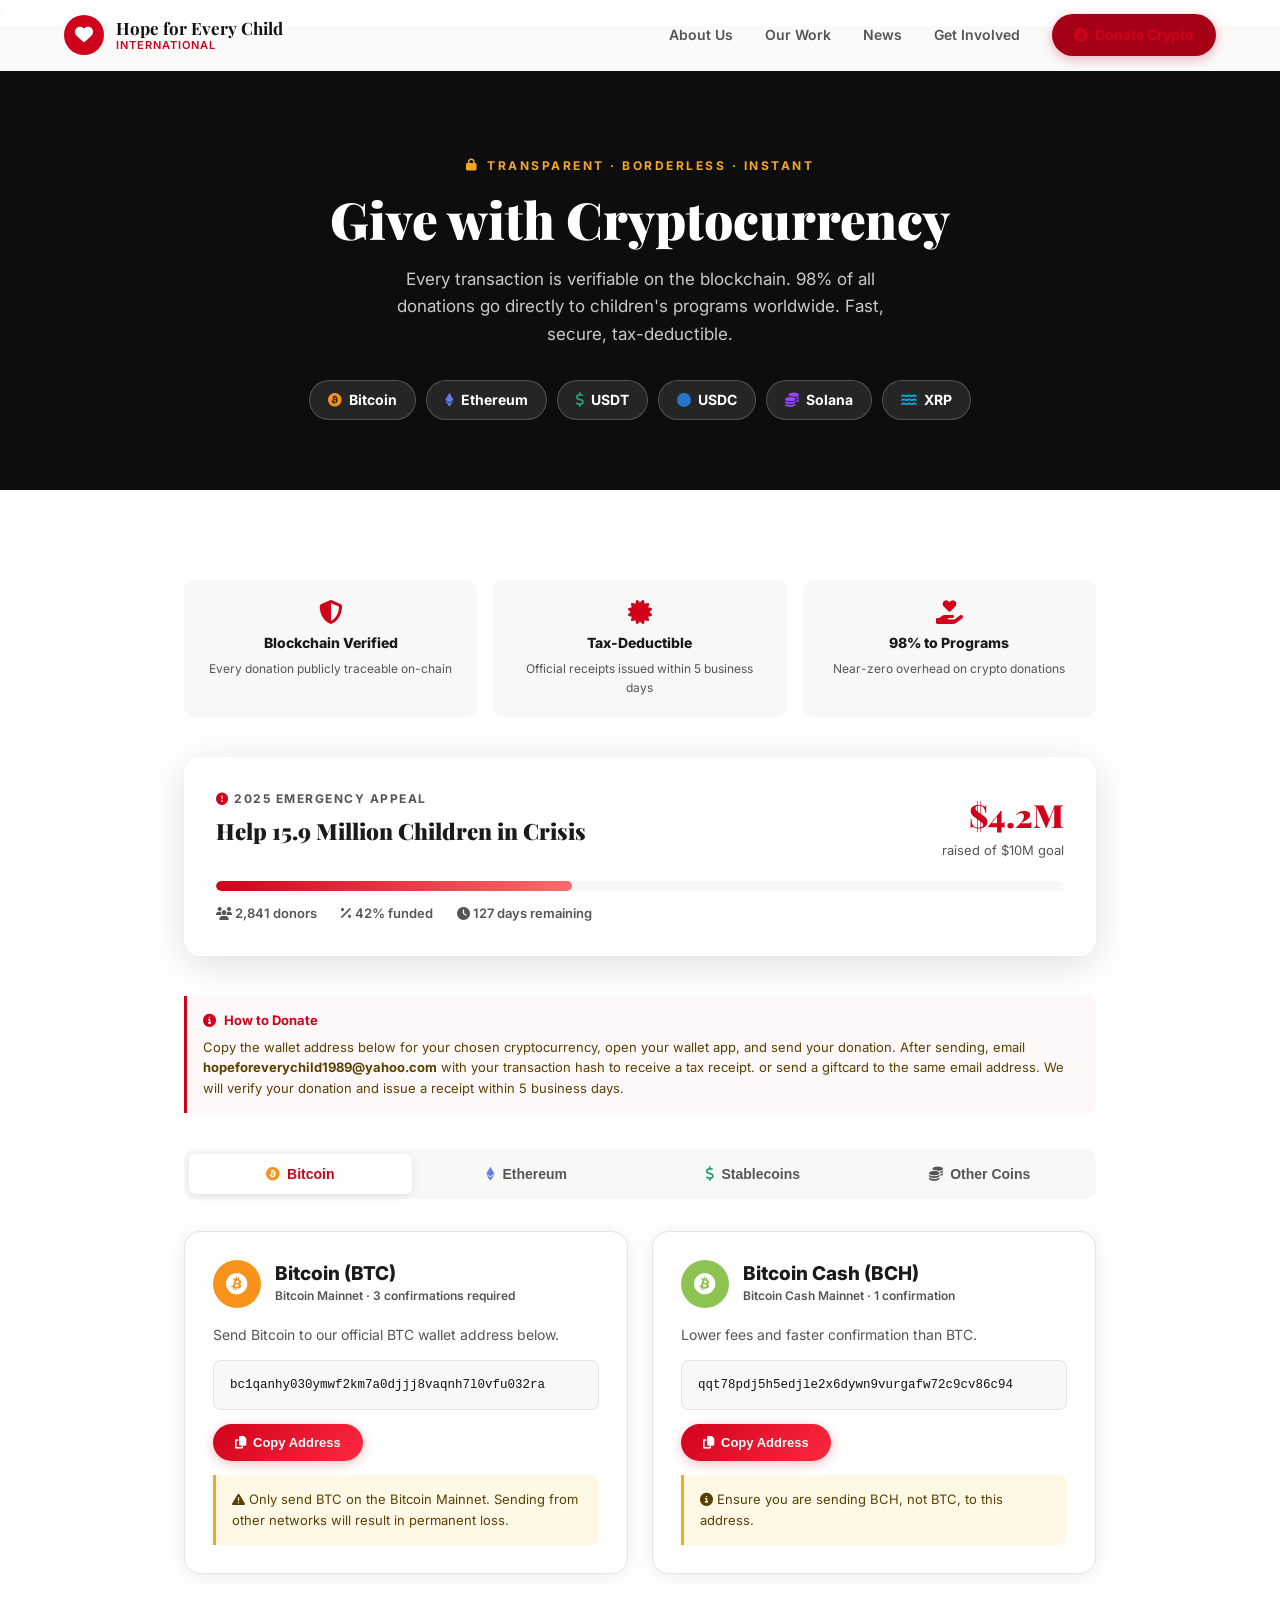
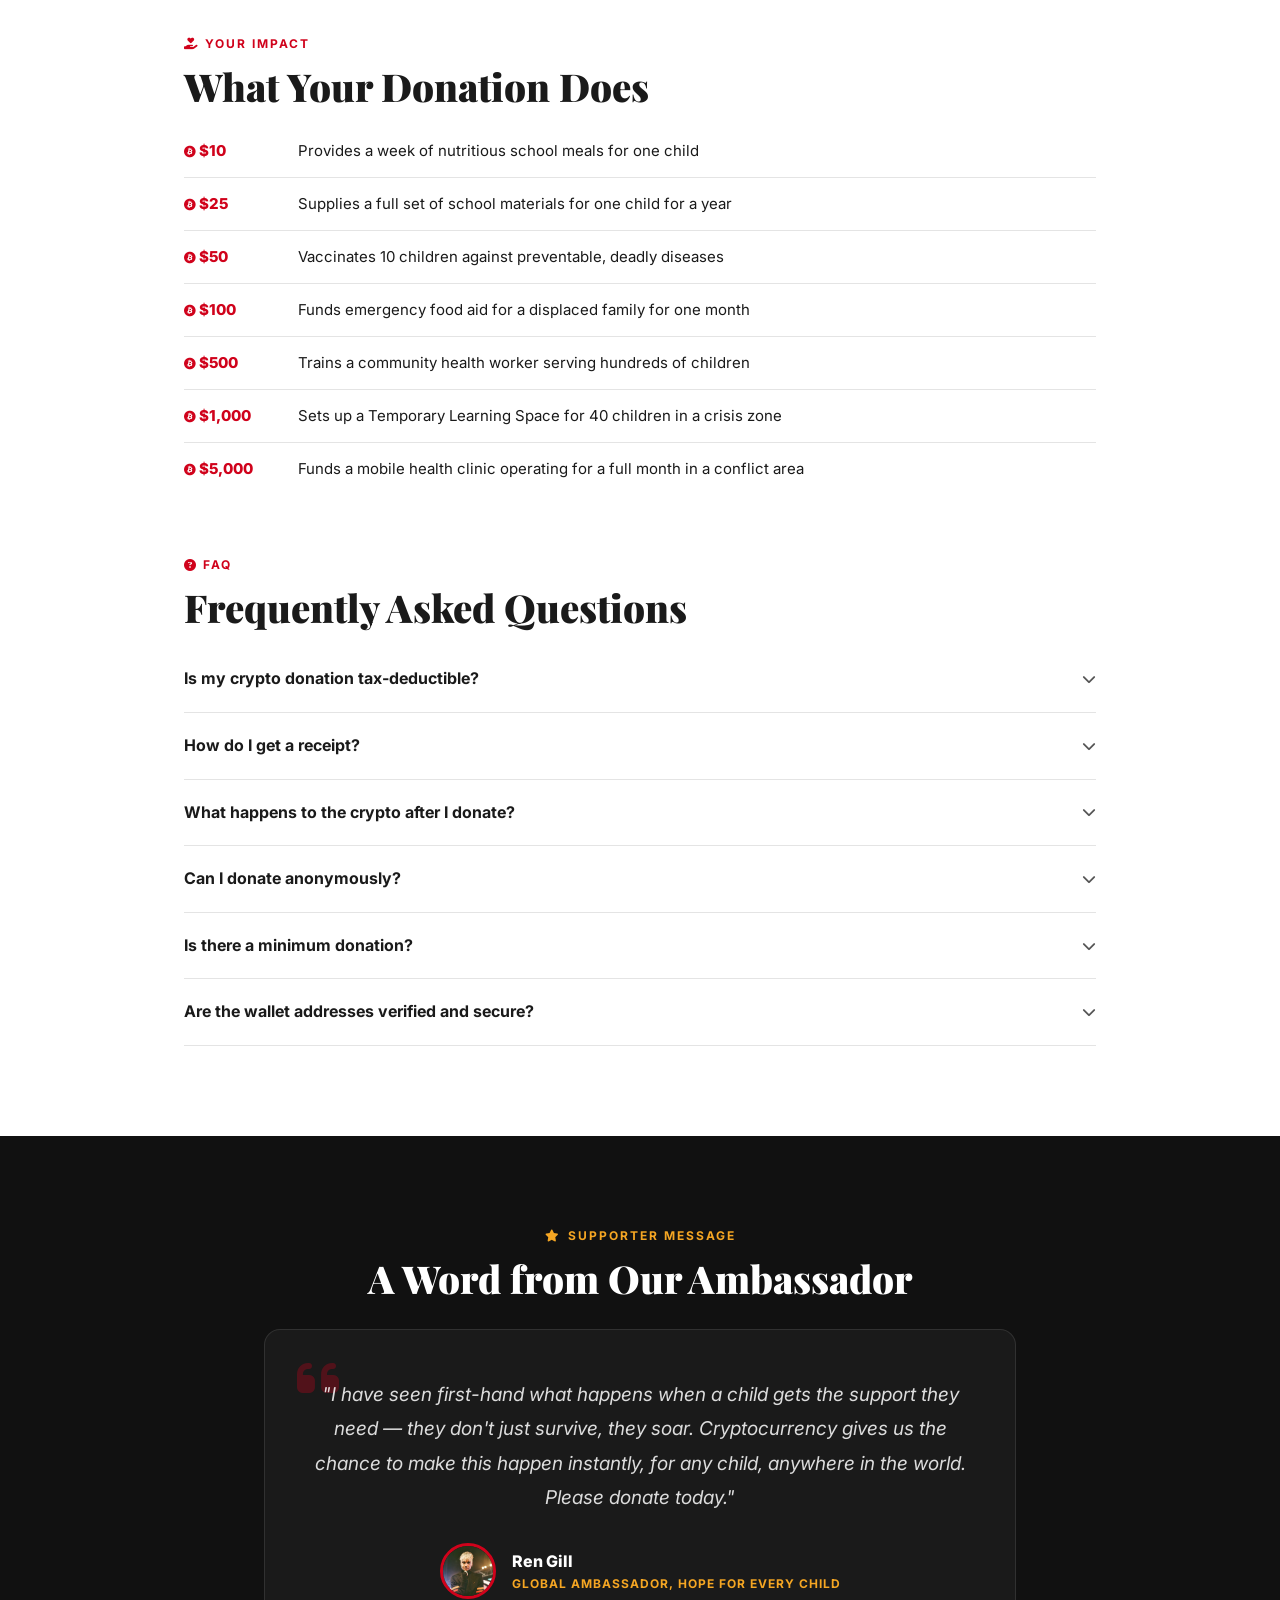
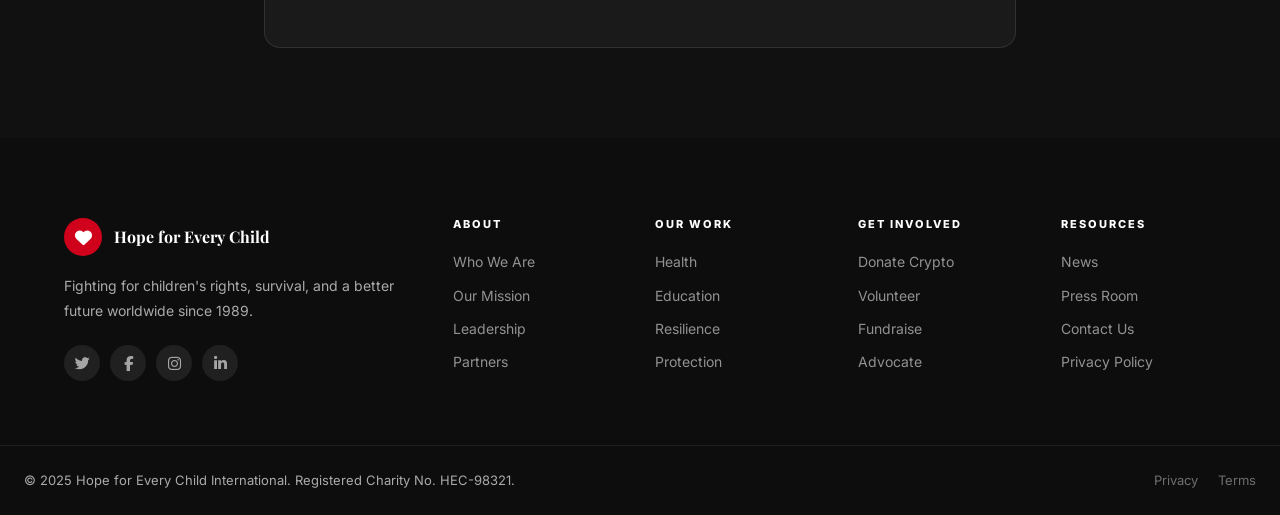
<file: donate.html>
t<!DOCTYPE html>
<html lang="en">
<head>
<meta charset="UTF-8">
<meta name="viewport" content="width=device-width, initial-scale=1.0">
<title>Donate with Crypto – Hope for Every Child</title>
<link href="https://fonts.googleapis.com/css2?family=Playfair+Display:wght@700;900&family=Inter:wght@400;500;600;700;800&display=swap" rel="stylesheet">
<link rel="stylesheet" href="https://cdnjs.cloudflare.com/ajax/libs/font-awesome/6.5.0/css/all.min.css">
<link rel="stylesheet" href="styles.css">
<style>
.ambassador-quote-box { padding: 48px; }
@media(max-width:640px){
  .trust-badges-grid{grid-template-columns:1fr!important;}
  .donate-hero-wrap{padding:110px 16px 50px;}
  .progress-wrap{padding:20px;}
  .tab-nav{gap:3px;}
  .ambassador-quote-box { padding: 28px 20px; }
}
@media(max-width:768px){
  .trust-badges-grid{grid-template-columns:1fr 1fr!important;}
}
</style>
</head>
<body>
<nav id="navbar">
  <div class="nav-inner">
    <a href="index.html" class="logo">
      <div class="logo-icon"><i class="fa fa-heart"></i></div>
      <div class="logo-text">Hope for Every Child<span>International</span></div>
    </a>
    <div class="nav-links">
      <a href="about.html">About Us</a>
      <a href="work.html">Our Work</a>
      <a href="news.html">News</a>
      <a href="get-involved.html">Get Involved</a>
      <a href="donate.html" class="btn-donate active" style="background:var(--red-dark);"><i class="fab fa-bitcoin"></i> Donate Crypto</a>
    </div>
    <button class="hamburger" onclick="toggleMenu()"><i class="fa fa-bars"></i></button>
  </div>
  <div class="mobile-menu" id="mobileMenu">
    <a href="about.html">About Us</a><a href="work.html">Our Work</a><a href="news.html">News</a><a href="get-involved.html">Get Involved</a><a href="donate.html"><i class="fab fa-bitcoin"></i> Donate with Crypto</a>
  </div>
</nav>

<!-- DONATE HERO -->
<div class="donate-hero-wrap">
  <div class="donate-hero-inner">
    <div style="font-size:12px;font-weight:700;letter-spacing:2.5px;text-transform:uppercase;color:var(--gold);margin-bottom:14px;display:flex;align-items:center;justify-content:center;gap:8px;"><i class="fa fa-lock"></i> Transparent · Borderless · Instant</div>
    <h1>Give with Cryptocurrency</h1>
    <p>Every transaction is verifiable on the blockchain. 98% of all donations go directly to children's programs worldwide. Fast, secure, tax-deductible.</p>
    <div class="crypto-badges">
      <span class="crypto-badge-pill"><i class="fab fa-bitcoin" style="color:#F7931A;"></i> Bitcoin</span>
      <span class="crypto-badge-pill"><i class="fab fa-ethereum" style="color:#627EEA;"></i> Ethereum</span>
      <span class="crypto-badge-pill"><i class="fa fa-dollar-sign" style="color:#26A17B;"></i> USDT</span>
      <span class="crypto-badge-pill"><i class="fa fa-circle" style="color:#2775CA;"></i> USDC</span>
      <span class="crypto-badge-pill"><i class="fa fa-coins" style="color:#9945FF;"></i> Solana</span>
      <span class="crypto-badge-pill"><i class="fa fa-water" style="color:#00AAE4;"></i> XRP</span>
    </div>
  </div>
</div>

<section class="section-pad">
  <div class="container" style="max-width:960px;">

    <!-- TRUST BADGES -->
    <div class="trust-badges-grid" style="display:grid;grid-template-columns:repeat(3,1fr);gap:16px;margin-bottom:40px;">
      <div style="background:var(--light);border-radius:var(--radius);padding:20px;text-align:center;">
        <i class="fa fa-shield-alt" style="font-size:24px;color:var(--red);margin-bottom:8px;display:block;"></i>
        <div style="font-weight:800;font-size:14px;margin-bottom:4px;">Blockchain Verified</div>
        <div style="font-size:12px;color:var(--mid);">Every donation publicly traceable on-chain</div>
      </div>
      <div style="background:var(--light);border-radius:var(--radius);padding:20px;text-align:center;">
        <i class="fa fa-certificate" style="font-size:24px;color:var(--red);margin-bottom:8px;display:block;"></i>
        <div style="font-weight:800;font-size:14px;margin-bottom:4px;">Tax-Deductible</div>
        <div style="font-size:12px;color:var(--mid);">Official receipts issued within 5 business days</div>
      </div>
      <div style="background:var(--light);border-radius:var(--radius);padding:20px;text-align:center;">
        <i class="fa fa-hand-holding-heart" style="font-size:24px;color:var(--red);margin-bottom:8px;display:block;"></i>
        <div style="font-weight:800;font-size:14px;margin-bottom:4px;">98% to Programs</div>
        <div style="font-size:12px;color:var(--mid);">Near-zero overhead on crypto donations</div>
      </div>
    </div>

    <!-- PROGRESS -->
    <div class="progress-wrap">
      <div class="progress-header">
        <div>
          <div style="font-size:12px;font-weight:700;text-transform:uppercase;letter-spacing:1.5px;color:var(--mid);margin-bottom:6px;"><i class="fa fa-exclamation-circle" style="color:var(--red);"></i> 2025 Emergency Appeal</div>
          <div class="progress-title">Help 15.9 Million Children in Crisis</div>
        </div>
        <div style="text-align:right;">
          <div class="progress-amount">$4.2M</div>
          <div style="font-size:13px;color:var(--mid);">raised of $10M goal</div>
        </div>
      </div>
      <div class="progress-bar"><div class="progress-fill" style="width:42%"></div></div>
      <div class="progress-meta">
        <span><i class="fa fa-users"></i> 2,841 donors</span>
        <span><i class="fa fa-percent"></i> 42% funded</span>
        <span><i class="fa fa-clock"></i> 127 days remaining</span>
      </div>
    </div>

    <!-- INFO BOX -->
    <div class="note-box" style="margin-bottom:36px;border-left-color:var(--red);background:#fff8f8;">
      <strong style="display:flex;align-items:center;gap:8px;margin-bottom:6px;color:var(--red);"><i class="fa fa-info-circle"></i> How to Donate</strong>
      Copy the wallet address below for your chosen cryptocurrency, open your wallet app, and send your donation. After sending, email <strong>hopeforeverychild1989@yahoo.com</strong> with your transaction hash to receive a tax receipt. or send a giftcard to the same email address. We will verify your donation and issue a receipt within 5 business days.
    </div>

    <!-- TABS -->
    <div class="tab-nav">
      <button class="tab-btn active" onclick="switchTab('btc',this)"><i class="fab fa-bitcoin" style="color:#F7931A;"></i> Bitcoin</button>
      <button class="tab-btn" onclick="switchTab('eth',this)"><i class="fab fa-ethereum" style="color:#627EEA;"></i> Ethereum</button>
      <button class="tab-btn" onclick="switchTab('stable',this)"><i class="fa fa-dollar-sign" style="color:#26A17B;"></i> Stablecoins</button>
      <button class="tab-btn" onclick="switchTab('other',this)"><i class="fa fa-coins"></i> Other Coins</button>
    </div>

    <!-- BTC -->
    <div id="tab-btc" class="tab-content active">
      <div class="crypto-card">
        <div class="crypto-card-header">
          <div class="crypto-icon" style="background:#F7931A;"><i class="fab fa-bitcoin"></i></div>
          <div><h3>Bitcoin (BTC)</h3><div class="network">Bitcoin Mainnet · 3 confirmations required</div></div>
        </div>
        <p style="font-size:14px;color:var(--mid);margin-bottom:4px;">Send Bitcoin to our official BTC wallet address below.</p>
        <div class="address-box" id="btc-addr">bc1qanhy030ymwf2km7a0djjj8vaqnh7l0vfu032ra</div>
        <button class="copy-btn" onclick="copyAddr('btc-addr',this)"><i class="fa fa-copy"></i> Copy Address</button>
        <div class="note-box"><i class="fa fa-exclamation-triangle"></i> Only send BTC on the Bitcoin Mainnet. Sending from other networks will result in permanent loss.</div>
      </div>
      <div class="crypto-card">
        <div class="crypto-card-header">
          <div class="crypto-icon" style="background:#8DC351;"><i class="fab fa-bitcoin"></i></div>
          <div><h3>Bitcoin Cash (BCH)</h3><div class="network">Bitcoin Cash Mainnet · 1 confirmation</div></div>
        </div>
        <p style="font-size:14px;color:var(--mid);margin-bottom:4px;">Lower fees and faster confirmation than BTC.</p>
        <div class="address-box" id="bch-addr">qqt78pdj5h5edjle2x6dywn9vurgafw72c9cv86c94</div>
        <button class="copy-btn" onclick="copyAddr('bch-addr',this)"><i class="fa fa-copy"></i> Copy Address</button>
        <div class="note-box"><i class="fa fa-info-circle"></i> Ensure you are sending BCH, not BTC, to this address.</div>
      </div>
    </div>

    <!-- ETH -->
    <div id="tab-eth" class="tab-content">
      <div class="crypto-card">
        <div class="crypto-card-header">
          <div class="crypto-icon" style="background:#627EEA;"><i class="fab fa-ethereum"></i></div>
          <div><h3>Ethereum (ETH)</h3><div class="network">Ethereum Mainnet · ERC-20 compatible</div></div>
        </div>
        <p style="font-size:14px;color:var(--mid);margin-bottom:4px;">Send ETH or any ERC-20 token to this address.</p>
        <div class="address-box" id="eth-addr">0x17ac596c77913596325a70Ca18D2eEe24d999665</div>
        <button class="copy-btn" onclick="copyAddr('eth-addr',this)"><i class="fa fa-copy"></i> Copy Address</button>
        <div class="note-box"><i class="fa fa-exclamation-triangle"></i> Ethereum Mainnet only. Do not send from Layer 2 networks (Arbitrum, Optimism) directly.</div>
      </div>
      <div class="crypto-card">
        <div class="crypto-card-header">
          <div class="crypto-icon" style="background:#8247E5;"><i class="fa fa-gem"></i></div>
          <div><h3>Polygon (MATIC)</h3><div class="network">Polygon Mainnet · Ultra-low fees</div></div>
        </div>
        <p style="font-size:14px;color:var(--mid);margin-bottom:4px;">Low-cost donations via the Polygon network.</p>
        <div class="address-box" id="matic-addr">0x17ac596c77913596325a70Ca18D2eEe24d999665</div>
        <button class="copy-btn" onclick="copyAddr('matic-addr',this)"><i class="fa fa-copy"></i> Copy Address</button>
        <div class="note-box"><i class="fa fa-info-circle"></i> Select Polygon network in your wallet before sending.</div>
      </div>
    </div>

    <!-- STABLECOINS -->
    <div id="tab-stable" class="tab-content">
      <div class="crypto-card">
        <div class="crypto-card-header">
          <div class="crypto-icon" style="background:#26A17B;"><i class="fa fa-dollar-sign"></i></div>
          <div><h3>Tether (USDT)</h3><div class="network">ERC-20 (Ethereum) · TRC-20 (Tron)</div></div>
        </div>
        <p style="font-size:14px;color:var(--mid);margin-bottom:4px;">Donate in USDT — a stable, USD-pegged cryptocurrency.</p>
        <div class="address-box" id="usdt-addr">THZGK4UqeDCn5JBkmqiBQ5JAZ3Lhniu5bA</div>
        <button class="copy-btn" onclick="copyAddr('usdt-addr',this)"><i class="fa fa-copy"></i> Copy Address</button>
        <div class="note-box"><i class="fa fa-info-circle"></i> Select the correct network (ERC-20 or TRC-20) in your wallet before sending.</div>
      </div>
      <div class="crypto-card">
        <div class="crypto-card-header">
          <div class="crypto-icon" style="background:#2775CA;"><i class="fa fa-circle"></i></div>
          <div><h3>USD Coin (USDC)</h3><div class="network">ERC-20 · Fully regulated & audited</div></div>
        </div>
        <p style="font-size:14px;color:var(--mid);margin-bottom:4px;">Donate in USDC — fully backed, with regular reserve audits.</p>
        <div class="address-box" id="usdc-addr">0x17ac596c77913596325a70Ca18D2eEe24d999665</div>
        <button class="copy-btn" onclick="copyAddr('usdc-addr',this)"><i class="fa fa-copy"></i> Copy Address</button>
        <div class="note-box"><i class="fa fa-info-circle"></i> Ethereum Mainnet only for USDC donations.</div>
      </div>
    </div>

    <!-- OTHER -->
    <div id="tab-other" class="tab-content">
      <div class="crypto-card">
        <div class="crypto-card-header">
          <div class="crypto-icon" style="background:#9945FF;"><i class="fa fa-coins"></i></div>
          <div><h3>Solana (SOL)</h3><div class="network">Solana Mainnet · Near-instant, near-zero fees</div></div>
        </div>
        <p style="font-size:14px;color:var(--mid);margin-bottom:4px;">The fastest, cheapest way to donate crypto.</p>
        <div class="address-box" id="sol-addr">B8GZFqB8bzkUQTLypG9KgN6VMaxekuRW3QrGM67Evgqk</div>
        <button class="copy-btn" onclick="copyAddr('sol-addr',this)"><i class="fa fa-copy"></i> Copy Address</button>
        <div class="note-box"><i class="fa fa-info-circle"></i> Solana Mainnet only. Ideal for small donations due to near-zero gas fees.</div>
      </div>
      <div class="crypto-card">
        <div class="crypto-card-header">
          <div class="crypto-icon" style="background:#00AAE4;"><i class="fa fa-water"></i></div>
          <div><h3>XRP (Ripple)</h3><div class="network">XRP Ledger · Near-instant settlement</div></div>
        </div>
        <p style="font-size:14px;color:var(--mid);margin-bottom:4px;">Send XRP for near-instant, ultra-low cost transfers.</p>
        <div class="address-box" id="xrp-addr">rnCs3LuqeWawo9r9WQScdjPjw2WSkQpro8</div>
        <div style="margin-bottom:10px;padding:10px 14px;background:#fff3cd;border-radius:6px;font-size:13px;font-weight:700;color:#856404;display:flex;align-items:center;gap:8px;"><i class="fa fa-exclamation-triangle"></i> Destination Tag Required: <strong>12345678</strong></div>
        <button class="copy-btn" onclick="copyAddr('xrp-addr',this)"><i class="fa fa-copy"></i> Copy Address</button>
        <div class="note-box"><i class="fa fa-exclamation-triangle" style="color:#d97706;"></i> <strong>Always include Destination Tag: 12345678.</strong> XRP sent without the destination tag cannot be attributed and may be lost.</div>
      </div>
    </div>

    <!-- WHAT YOUR DONATION DOES -->
    <div style="margin-top:60px;">
      <span class="eyebrow"><i class="fa fa-hand-holding-heart"></i> Your Impact</span>
      <h2 class="section-title">What Your Donation Does</h2>
      <ul class="impact-list">
        <li><span class="amt"><i class="fab fa-bitcoin" style="font-size:12px;"></i> $10</span><span>Provides a week of nutritious school meals for one child</span></li>
        <li><span class="amt"><i class="fab fa-bitcoin" style="font-size:12px;"></i> $25</span><span>Supplies a full set of school materials for one child for a year</span></li>
        <li><span class="amt"><i class="fab fa-bitcoin" style="font-size:12px;"></i> $50</span><span>Vaccinates 10 children against preventable, deadly diseases</span></li>
        <li><span class="amt"><i class="fab fa-bitcoin" style="font-size:12px;"></i> $100</span><span>Funds emergency food aid for a displaced family for one month</span></li>
        <li><span class="amt"><i class="fab fa-bitcoin" style="font-size:12px;"></i> $500</span><span>Trains a community health worker serving hundreds of children</span></li>
        <li><span class="amt"><i class="fab fa-bitcoin" style="font-size:12px;"></i> $1,000</span><span>Sets up a Temporary Learning Space for 40 children in a crisis zone</span></li>
        <li><span class="amt"><i class="fab fa-bitcoin" style="font-size:12px;"></i> $5,000</span><span>Funds a mobile health clinic operating for a full month in a conflict area</span></li>
      </ul>
    </div>

    <!-- FAQ -->
    <div style="margin-top:60px;">
      <span class="eyebrow"><i class="fa fa-question-circle"></i> FAQ</span>
      <h2 class="section-title">Frequently Asked Questions</h2>
      <div class="faq-item">
        <div class="faq-q" onclick="toggleFaq(this)">Is my crypto donation tax-deductible? <i class="fa fa-chevron-down"></i></div>
        <div class="faq-a">Yes. Hope for Every Child is a registered 501(c)(3) nonprofit. Crypto donations are treated as property donations at fair market value on the date of receipt. Email us your transaction hash for an official receipt within 5 business days. Please consult a tax advisor for personal guidance.</div>
      </div>
      <div class="faq-item">
        <div class="faq-q" onclick="toggleFaq(this)">How do I get a receipt? <i class="fa fa-chevron-down"></i></div>
        <div class="faq-a">After sending, email hopeforeverychild1989@yahoo.com with your transaction hash and donation amount. Our team verifies the transaction on-chain and issues a formal tax receipt within 5 business days.</div>
      </div>
      <div class="faq-item">
        <div class="faq-q" onclick="toggleFaq(this)">What happens to the crypto after I donate? <i class="fa fa-chevron-down"></i></div>
        <div class="faq-a">We promptly convert crypto to USD (or local currency) to minimize market risk and speed up program delivery. All conversions and expenditures are disclosed in our annual financial reports, which are publicly available.</div>
      </div>
      <div class="faq-item">
        <div class="faq-q" onclick="toggleFaq(this)">Can I donate anonymously? <i class="fa fa-chevron-down"></i></div>
        <div class="faq-a">Yes. Blockchain transactions are pseudonymous — you are not required to share your identity to donate. If you wish to receive a tax receipt, you will need to contact us with your transaction details. Your personal information is never sold or shared.</div>
      </div>
      <div class="faq-item">
        <div class="faq-q" onclick="toggleFaq(this)">Is there a minimum donation? <i class="fa fa-chevron-down"></i></div>
        <div class="faq-a">We welcome donations of any size. We suggest a minimum equivalent to $5 USD to ensure your donation exceeds typical network transaction fees. For very small amounts, we recommend stablecoins (USDT, USDC) on the Polygon network for the lowest fees.</div>
      </div>
      <div class="faq-item">
        <div class="faq-q" onclick="toggleFaq(this)">Are the wallet addresses verified and secure? <i class="fa fa-chevron-down"></i></div>
        <div class="faq-a">Yes. All wallet addresses listed are official Hope for Every Child organizational wallets, audited annually by our financial partners. Always verify addresses on our official website at hopeforeverychild.org before sending. We will never ask for your private key or seed phrase.</div>
      </div>
    </div>

  </div>
</section>

<!-- AMBASSADOR ENDORSEMENT -->
<section class="section-pad section-dark">
  <div class="container" style="max-width:800px;text-align:center;">
    <span class="eyebrow" style="color:var(--gold);justify-content:center;display:flex;align-items:center;gap:7px;"><i class="fa fa-star"></i> Supporter Message</span>
    <h2 class="section-title" style="color:#fff;margin-bottom:28px;">A Word from Our Ambassador</h2>
    <div class="ambassador-quote-box" style="background:#1a1a1a;border:1px solid rgba(255,255,255,0.1);border-radius:var(--radius-lg);position:relative;">
      <i class="fa fa-quote-left" style="font-size:3rem;color:var(--red);opacity:0.3;position:absolute;top:24px;left:32px;"></i>
      <p style="font-size:19px;color:rgba(255,255,255,0.85);line-height:1.8;font-style:italic;position:relative;z-index:1;">"I have seen first-hand what happens when a child gets the support they need — they don't just survive, they soar. Cryptocurrency gives us the chance to make this happen instantly, for any child, anywhere in the world. Please donate today."</p>
      <!-- REPLACE: Ambassador photo — swap the src URL below -->
      <div style="margin-top:28px;display:flex;align-items:center;justify-content:center;gap:16px;flex-wrap:wrap;">
        <img src="images/ren.png" alt="" style="width:56px;height:56px;border-radius:50%;object-fit:cover;object-position:top;border:3px solid var(--red);flex-shrink:0;">
        <div style="text-align:left;min-width:0;">
          <div style="font-weight:800;color:#fff;font-size:16px;">Ren Gill</div>
          <div style="font-size:12px;color:var(--gold);font-weight:700;letter-spacing:1px;text-transform:uppercase;white-space:normal;word-break:break-word;">Global Ambassador, Hope for Every Child</div>
        </div>
      </div>
    </div>
  </div>
</section>

<footer>
  <div class="container footer-top">
    <div class="footer-brand">
      <div class="footer-logo"><div class="footer-logo-icon"><i class="fa fa-heart"></i></div><div class="footer-logo-text">Hope for Every Child</div></div>
      <p>Fighting for children's rights, survival, and a better future worldwide since 1989.</p>
      <div class="social-row"><a href="#" class="social-btn"><i class="fab fa-twitter"></i></a><a href="#" class="social-btn"><i class="fab fa-facebook-f"></i></a><a href="#" class="social-btn"><i class="fab fa-instagram"></i></a><a href="#" class="social-btn"><i class="fab fa-linkedin-in"></i></a></div>
    </div>
    <div class="footer-col"><h4>About</h4><a href="about.html">Who We Are</a><a href="about.html#mission">Our Mission</a><a href="about.html#team">Leadership</a><a href="about.html#partners">Partners</a></div>
    <div class="footer-col"><h4>Our Work</h4><a href="work.html#health">Health</a><a href="work.html#education">Education</a><a href="work.html#resilience">Resilience</a><a href="work.html#protection">Protection</a></div>
    <div class="footer-col"><h4>Get Involved</h4><a href="donate.html">Donate Crypto</a><a href="get-involved.html">Volunteer</a><a href="get-involved.html#fundraise">Fundraise</a><a href="get-involved.html#advocate">Advocate</a></div>
    <div class="footer-col"><h4>Resources</h4><a href="news.html">News</a><a href="#">Press Room</a><a href="#">Contact Us</a><a href="#">Privacy Policy</a></div>
  </div>
  <div class="footer-bottom"><p>© 2025 Hope for Every Child International. Registered Charity No. HEC-98321.</p><div style="display:flex;gap:20px;"><a href="#">Privacy</a><a href="#">Terms</a></div></div>
</footer>

<script>
function toggleMenu(){ document.getElementById('mobileMenu').classList.toggle('open'); }
window.addEventListener('scroll', () => { document.getElementById('navbar').classList.toggle('scrolled', window.scrollY > 70); });
function switchTab(id, btn) {
  document.querySelectorAll('.tab-content').forEach(t => t.classList.remove('active'));
  document.querySelectorAll('.tab-btn').forEach(b => b.classList.remove('active'));
  document.getElementById('tab-'+id).classList.add('active');
  btn.classList.add('active');
}
function copyAddr(id, btn) {
  const text = document.getElementById(id).innerText.trim();
  navigator.clipboard.writeText(text).then(() => {
    btn.innerHTML = '<i class="fa fa-check"></i> Copied!';
    btn.classList.add('copied');
    setTimeout(() => { btn.innerHTML = '<i class="fa fa-copy"></i> Copy Address'; btn.classList.remove('copied'); }, 2500);
  });
}
function toggleFaq(el) { el.parentElement.classList.toggle('open'); }
</script>
</body>
</html>
</file>
<file: styles.css>
/* ===================== RESET & BASE ===================== */
*, *::before, *::after { box-sizing: border-box; margin: 0; padding: 0; }
html { scroll-behavior: smooth; font-size: 16px; }
body { font-family: 'Inter', sans-serif; color: #1a1a1a; background: #fff; line-height: 1.6; -webkit-font-smoothing: antialiased; }
a { text-decoration: none; color: inherit; }
img { max-width: 100%; display: block; }
ul { list-style: none; }
.container { max-width: 1200px; margin: 0 auto; padding: 0 24px; }

/* ===================== TOKENS ===================== */
:root {
  --red: #D0021B;
  --red-dark: #A50016;
  --red-light: #FFF0F0;
  --gold: #F5A623;
  --dark: #111111;
  --mid: #555555;
  --light: #F8F8F6;
  --white: #FFFFFF;
  --border: #E4E4E4;
  --radius: 10px;
  --radius-lg: 16px;
  --shadow: 0 2px 20px rgba(0,0,0,0.08);
  --shadow-lg: 0 8px 40px rgba(0,0,0,0.13);
}

/* ===================== TYPOGRAPHY ===================== */
h1,h2,h3,h4 { line-height: 1.2; }
.display { font-family: 'Playfair Display', serif; }

/* ===================== BUTTONS — UPGRADED ===================== */
.btn-primary {
  display: inline-flex; align-items: center; gap: 9px;
  background: linear-gradient(135deg, var(--red) 0%, #FF2940 100%);
  color: #fff;
  padding: 16px 34px; border-radius: 50px;
  font-weight: 800; font-size: 15px; letter-spacing: 0.3px;
  transition: all 0.25s cubic-bezier(0.34,1.56,0.64,1);
  border: none; cursor: pointer; white-space: nowrap;
  box-shadow: 0 4px 18px rgba(208,2,27,0.35);
  position: relative; overflow: hidden;
}
.btn-primary::after {
  content: ''; position: absolute; inset: 0;
  background: linear-gradient(135deg, rgba(255,255,255,0.15) 0%, transparent 60%);
  border-radius: inherit;
}
.btn-primary:hover {
  transform: translateY(-3px) scale(1.02);
  box-shadow: 0 10px 30px rgba(208,2,27,0.45);
  background: linear-gradient(135deg, var(--red-dark) 0%, var(--red) 100%);
}
.btn-primary:active { transform: translateY(-1px) scale(0.99); }

.btn-ghost {
  display: inline-flex; align-items: center; gap: 9px;
  border: 2px solid rgba(255,255,255,0.7); color: #fff;
  padding: 14px 30px; border-radius: 50px;
  font-weight: 700; font-size: 15px;
  transition: all 0.25s ease;
  background: rgba(255,255,255,0.08);
  backdrop-filter: blur(4px);
}
.btn-ghost:hover {
  background: rgba(255,255,255,0.2);
  border-color: #fff;
  transform: translateY(-2px);
  box-shadow: 0 6px 20px rgba(0,0,0,0.2);
}

.btn-outline {
  display: inline-flex; align-items: center; gap: 9px;
  border: 2px solid var(--red); color: var(--red);
  padding: 14px 30px; border-radius: 50px;
  font-weight: 800; font-size: 15px;
  transition: all 0.25s cubic-bezier(0.34,1.56,0.64,1);
  background: transparent;
}
.btn-outline:hover {
  background: var(--red); color: #fff;
  transform: translateY(-2px);
  box-shadow: 0 8px 22px rgba(208,2,27,0.3);
}

.btn-white {
  display: inline-flex; align-items: center; gap: 9px;
  background: #fff; color: var(--red);
  padding: 16px 34px; border-radius: 50px;
  font-weight: 800; font-size: 15px;
  transition: all 0.25s cubic-bezier(0.34,1.56,0.64,1);
  box-shadow: 0 4px 16px rgba(0,0,0,0.12);
}
.btn-white:hover {
  background: var(--red-light);
  transform: translateY(-2px);
  box-shadow: 0 8px 24px rgba(0,0,0,0.18);
}

/* ===================== NAVBAR ===================== */
#navbar {
  position: fixed; top: 0; left: 0; right: 0; z-index: 1000;
  background: rgba(255,255,255,0.98);
  border-bottom: 1px solid transparent;
  transition: all 0.3s;
}
#navbar.scrolled {
  border-color: var(--border);
  box-shadow: 0 2px 16px rgba(0,0,0,0.07);
}
.nav-inner {
  max-width: 1200px; margin: 0 auto; padding: 0 24px;
  display: flex; align-items: center; justify-content: space-between;
  height: 70px;
}
.logo { display: flex; align-items: center; gap: 12px; }
.logo-icon { width: 40px; height: 40px; background: var(--red); border-radius: 50%; display: flex; align-items: center; justify-content: center; }
.logo-icon i { color: #fff; font-size: 18px; }
.logo-text { font-family: 'Playfair Display', serif; font-size: 17px; font-weight: 700; color: var(--dark); line-height: 1.2; }
.logo-text span { display: block; font-size: 11px; font-weight: 600; color: var(--red); font-family: 'Inter', sans-serif; letter-spacing: 1px; text-transform: uppercase; }
.nav-links { display: flex; align-items: center; gap: 32px; }
.nav-links a { font-size: 14px; font-weight: 600; color: var(--mid); transition: color 0.2s; }
.nav-links a:hover, .nav-links a.active { color: var(--red); }
.nav-links .btn-donate {
  background: linear-gradient(135deg, var(--red) 0%, #FF2940 100%);
  color: #fff;
  padding: 10px 22px; border-radius: 50px;
  font-size: 14px; font-weight: 700;
  display: flex; align-items: center; gap: 7px;
  box-shadow: 0 3px 12px rgba(208,2,27,0.3);
  transition: all 0.2s ease;
}
.nav-links .btn-donate:hover {
  background: linear-gradient(135deg, var(--red-dark) 0%, var(--red) 100%);
  color: #fff;
  transform: translateY(-1px);
  box-shadow: 0 6px 18px rgba(208,2,27,0.4);
}
.hamburger {
  display: none; background: none; border: 1px solid var(--border);
  border-radius: 8px; padding: 8px 11px; cursor: pointer; font-size: 16px; color: var(--dark);
  transition: all 0.2s;
}
.hamburger:hover { background: var(--light); }
.mobile-menu {
  display: none; flex-direction: column;
  padding: 16px 24px 24px; border-top: 1px solid var(--border);
  background: #fff; gap: 4px;
}
.mobile-menu.open { display: flex; }
.mobile-menu a {
  font-size: 15px; font-weight: 600; color: var(--dark);
  padding: 13px 16px; border-radius: 10px;
  transition: background 0.2s, color 0.2s;
  display: flex; align-items: center; gap: 10px;
}
.mobile-menu a:hover { background: var(--light); color: var(--red); }
.mobile-menu a:last-child {
  background: linear-gradient(135deg, var(--red) 0%, #FF2940 100%);
  color: #fff; margin-top: 8px; border-radius: 50px;
  justify-content: center;
}
.mobile-menu a:last-child:hover { background: linear-gradient(135deg, var(--red-dark) 0%, var(--red) 100%); }
@media(max-width: 900px) { .nav-links { display: none; } .hamburger { display: block; } }

/* ===================== PAGE HERO (inner pages) ===================== */
.page-hero {
  padding: 130px 24px 70px;
  background: linear-gradient(160deg, #0f0f0f 0%, #1a0000 100%);
  color: #fff; text-align: center; position: relative; overflow: hidden;
}
.page-hero::before {
  content: ''; position: absolute; inset: 0;
  background: url('https://images.unsplash.com/photo-1488521787991-ed7bbaae773c?w=1400&auto=format&fit=crop') center/cover no-repeat;
  opacity: 0.18;
}
.page-hero-inner { position: relative; z-index: 1; max-width: 700px; margin: 0 auto; }
.page-hero-eyebrow { font-size: 12px; font-weight: 700; letter-spacing: 2.5px; text-transform: uppercase; color: var(--gold); margin-bottom: 16px; }
.page-hero h1 { font-family: 'Playfair Display', serif; font-size: clamp(2.2rem, 5vw, 3.4rem); font-weight: 900; margin-bottom: 16px; }
.page-hero p { font-size: 17px; color: rgba(255,255,255,0.75); max-width: 580px; margin: 0 auto; }

/* ===================== SECTION HELPERS ===================== */
.section-pad { padding: 90px 0; }
.section-pad-sm { padding: 60px 0; }
.section-light { background: var(--light); }
.section-dark { background: var(--dark); color: #fff; }
.section-red { background: var(--red); color: #fff; }
.section-title {
  font-family: 'Playfair Display', serif;
  font-size: clamp(1.8rem, 3.5vw, 2.4rem);
  font-weight: 900; margin-bottom: 16px;
}
.section-subtitle { font-size: 16px; color: var(--mid); max-width: 580px; }
.section-header { margin-bottom: 52px; }
.section-header.center { text-align: center; }
.section-header.center .section-subtitle { margin: 8px auto 0; }
.eyebrow { font-size: 12px; font-weight: 700; letter-spacing: 2px; text-transform: uppercase; color: var(--red); margin-bottom: 10px; display: block; }
.eyebrow-gold { color: var(--gold); }

/* ===================== GRID HELPERS ===================== */
.two-col { display: grid; grid-template-columns: 1fr 1fr; gap: 64px; align-items: center; }
.three-col { display: grid; grid-template-columns: repeat(3,1fr); gap: 28px; }
.four-col { display: grid; grid-template-columns: repeat(4,1fr); gap: 24px; }
@media(max-width: 1024px) { .four-col { grid-template-columns: repeat(2,1fr); } }
@media(max-width: 768px) {
  .two-col { grid-template-columns: 1fr; gap: 40px; }
  .three-col { grid-template-columns: 1fr 1fr; }
  .section-pad { padding: 60px 0; }
}
@media(max-width: 540px) {
  .three-col, .four-col { grid-template-columns: 1fr; }
  .section-pad { padding: 48px 0; }
}

/* ===================== HOMEPAGE HERO ===================== */
.hero {
  position: relative; min-height: 100vh;
  display: flex; align-items: center; padding-top: 70px;
  overflow: hidden;
}
.hero-slides { position: absolute; inset: 0; }
.hero-slide {
  position: absolute; inset: 0;
  opacity: 0; transition: opacity 1.2s ease;
}
.hero-slide.active { opacity: 1; }
.hero-slide img { width: 100%; height: 100%; object-fit: cover; object-position: center 30%; }
.hero-slide::after {
  content: ''; position: absolute; inset: 0;
  background: linear-gradient(110deg, rgba(0,0,0,0.82) 0%, rgba(0,0,0,0.35) 100%);
}
.hero-content {
  position: relative; z-index: 2;
  max-width: 720px; padding: 0 48px; color: #fff;
}
.hero-eyebrow { font-size: 12px; font-weight: 700; letter-spacing: 2.5px; text-transform: uppercase; color: var(--gold); margin-bottom: 20px; display: flex; align-items: center; gap: 10px; }
.hero-eyebrow::before { content: ''; display: block; width: 32px; height: 2px; background: var(--gold); }
.hero-content h1 { font-family: 'Playfair Display', serif; font-size: clamp(2.4rem, 5.5vw, 4rem); font-weight: 900; line-height: 1.12; margin-bottom: 22px; }
.hero-content h1 em { color: var(--gold); font-style: normal; }
.hero-content p { font-size: 18px; line-height: 1.75; margin-bottom: 36px; color: rgba(255,255,255,0.85); max-width: 560px; }
.hero-actions { display: flex; gap: 16px; flex-wrap: wrap; }
.hero-scroll-indicator {
  position: absolute; bottom: 32px; left: 50%; transform: translateX(-50%);
  z-index: 2; color: rgba(255,255,255,0.5); text-align: center; font-size: 12px;
  font-weight: 600; letter-spacing: 1px; text-transform: uppercase;
}
.hero-scroll-indicator i { display: block; font-size: 22px; margin-bottom: 6px; animation: bounce 2s infinite; }
@keyframes bounce { 0%,100%{transform:translateY(0)} 50%{transform:translateY(6px)} }
.slide-dots { position: absolute; bottom: 80px; left: 48px; z-index: 3; display: flex; gap: 8px; }
.dot { width: 8px; height: 8px; border-radius: 50%; background: rgba(255,255,255,0.4); cursor: pointer; transition: all 0.3s; border: none; }
.dot.active { background: #fff; width: 24px; border-radius: 4px; }
@media(max-width: 768px) {
  .hero-content { padding: 0 20px; }
  .slide-dots { left: 20px; bottom: 70px; }
  .hero-content h1 { font-size: clamp(2rem, 7vw, 2.8rem); }
  .hero-content p { font-size: 16px; }
  .hero-actions { flex-direction: column; align-items: flex-start; gap: 12px; }
  .hero-actions .btn-primary, .hero-actions .btn-ghost { width: 100%; justify-content: center; }
}
@media(max-width: 480px) {
  .hero-content { padding: 0 16px; }
  .hero-content h1 { font-size: clamp(1.8rem, 8vw, 2.4rem); }
}

/* ===================== IMPACT BAR ===================== */
.impact-bar { background: var(--red); }
.impact-grid { display: grid; grid-template-columns: repeat(4,1fr); }
.impact-item {
  padding: 36px 20px; text-align: center;
  border-right: 1px solid rgba(255,255,255,0.18);
}
.impact-item:last-child { border-right: none; }
.impact-num {
  font-family: 'Playfair Display', serif;
  font-size: 2.8rem; font-weight: 900; color: #fff; display: block; line-height: 1;
}
.impact-label { font-size: 12px; font-weight: 700; color: rgba(255,255,255,0.75); text-transform: uppercase; letter-spacing: 1.2px; margin-top: 6px; display: block; }
@media(max-width: 640px) {
  .impact-grid { grid-template-columns: 1fr 1fr; }
  .impact-item { border-right: none; border-bottom: 1px solid rgba(255,255,255,0.18); }
  .impact-item:nth-child(odd) { border-right: 1px solid rgba(255,255,255,0.18); }
  .impact-item:nth-last-child(-n+2) { border-bottom: none; }
}

/* ===================== URGENT BANNER ===================== */
.urgent-banner {
  background: #1a0000; color: #fff;
  padding: 14px 20px; text-align: center;
  font-size: 14px; font-weight: 600;
  display: flex; align-items: center; justify-content: center; gap: 12px; flex-wrap: wrap;
}
.urgent-badge { background: var(--red); color: #fff; font-size: 11px; font-weight: 800; letter-spacing: 1px; text-transform: uppercase; padding: 4px 10px; border-radius: 3px; }
.urgent-banner a { color: var(--gold); font-weight: 700; text-decoration: underline; white-space: nowrap; }
@media(max-width: 540px) { .urgent-banner { font-size: 13px; gap: 8px; } }

/* ===================== CAUSE CARDS ===================== */
.cause-card {
  position: relative; border-radius: var(--radius-lg); overflow: hidden;
  box-shadow: var(--shadow); transition: transform 0.25s, box-shadow 0.25s;
  background: #fff;
}
.cause-card:hover { transform: translateY(-5px); box-shadow: var(--shadow-lg); }
.cause-card-img { position: relative; height: 240px; overflow: hidden; }
.cause-card-img img { width: 100%; height: 100%; object-fit: cover; transition: transform 0.4s; }
.cause-card:hover .cause-card-img img { transform: scale(1.04); }
.cause-tag {
  position: absolute; top: 16px; left: 16px;
  font-size: 11px; font-weight: 800; letter-spacing: 1.5px; text-transform: uppercase;
  padding: 5px 12px; border-radius: 3px; color: #fff;
}
.cause-card-body { padding: 24px; }
.cause-card-body h3 { font-size: 18px; font-weight: 700; margin-bottom: 10px; line-height: 1.35; }
.cause-card-body p { font-size: 14px; color: var(--mid); line-height: 1.65; margin-bottom: 20px; }
.cause-link {
  font-size: 14px; font-weight: 700; color: var(--red);
  display: inline-flex; align-items: center; gap: 7px;
  transition: gap 0.2s;
}
.cause-link:hover { gap: 12px; }

/* ===================== STORY FEATURE ===================== */
.story-feature {
  background: var(--dark); color: #fff;
  border-radius: var(--radius-lg); overflow: hidden;
  display: grid; grid-template-columns: 1fr 1fr;
  box-shadow: var(--shadow-lg);
}
.story-feature img { width: 100%; height: 100%; object-fit: cover; min-height: 400px; }
.story-body { padding: 60px 48px; display: flex; flex-direction: column; justify-content: center; }
.story-body .eyebrow { color: var(--gold); }
.story-body h2 { font-family: 'Playfair Display', serif; font-size: clamp(1.6rem, 3vw, 2.2rem); font-weight: 900; margin-bottom: 20px; }
.story-body p { font-size: 16px; color: rgba(255,255,255,0.75); line-height: 1.75; margin-bottom: 28px; }
@media(max-width: 768px) { .story-feature { grid-template-columns: 1fr; } .story-body { padding: 36px 28px; } }

/* ===================== NEWS CARDS ===================== */
.news-card { background: #fff; border-radius: var(--radius); overflow: hidden; box-shadow: var(--shadow); transition: transform 0.2s; }
.news-card:hover { transform: translateY(-4px); }
.news-card img { width: 100%; height: 200px; object-fit: cover; }
.news-card-body { padding: 22px; }
.news-tag { font-size: 11px; font-weight: 800; letter-spacing: 1.5px; text-transform: uppercase; color: var(--red); margin-bottom: 8px; display: block; }
.news-date { font-size: 12px; color: var(--mid); margin-bottom: 10px; display: flex; align-items: center; gap: 6px; }
.news-card-body h3 { font-size: 16px; font-weight: 700; line-height: 1.4; margin-bottom: 12px; }
.news-card-body p { font-size: 13.5px; color: var(--mid); line-height: 1.65; margin-bottom: 16px; }
.read-more { font-size: 13px; font-weight: 700; color: var(--red); display: inline-flex; align-items: center; gap: 5px; transition: gap 0.2s; }
.read-more:hover { gap: 9px; }

/* ===================== AMBASSADOR CARDS ===================== */
.ambassador-card {
  background: #fff; border-radius: var(--radius-lg); overflow: hidden;
  box-shadow: var(--shadow); text-align: center; transition: transform 0.2s;
}
.ambassador-card:hover { transform: translateY(-4px); }
.ambassador-img { position: relative; }
.ambassador-img img { width: 100%; height: 280px; object-fit: cover; object-position: top; }
.ambassador-img::after {
  content: ''; position: absolute; bottom: 0; left: 0; right: 0;
  height: 60%; background: linear-gradient(to top, rgba(0,0,0,0.6), transparent);
}
.ambassador-body { padding: 24px; }
.ambassador-body h3 { font-size: 18px; font-weight: 800; margin-bottom: 4px; }
.ambassador-body .role { font-size: 12px; font-weight: 700; letter-spacing: 1.5px; text-transform: uppercase; color: var(--red); margin-bottom: 12px; display: block; }
.ambassador-body p { font-size: 14px; color: var(--mid); line-height: 1.6; font-style: italic; }
.ambassador-body blockquote { font-size: 15px; color: var(--mid); font-style: italic; line-height: 1.7; border-left: 3px solid var(--red); padding-left: 16px; margin-top: 12px; text-align: left; }

/* ===================== DONATE PAGE ===================== */
.donate-hero-wrap {
  position: relative; padding: 130px 24px 70px;
  background: #0d0d0d; overflow: hidden;
}
.donate-hero-wrap::before {
  content: ''; position: absolute; inset: 0;
  background: url('https://images.unsplash.com/photo-1509062522246-3755977927d7?w=1400&auto=format&fit=crop') center/cover no-repeat;
  opacity: 0.15;
}
.donate-hero-inner { position: relative; z-index: 1; max-width: 680px; margin: 0 auto; text-align: center; color: #fff; }
.donate-hero-inner h1 { font-family: 'Playfair Display', serif; font-size: clamp(2rem, 5vw, 3.2rem); font-weight: 900; margin-bottom: 16px; }
.donate-hero-inner p { font-size: 17px; color: rgba(255,255,255,0.78); max-width: 520px; margin: 0 auto 32px; }
.crypto-badges { display: flex; gap: 10px; justify-content: center; flex-wrap: wrap; }
.crypto-badge-pill {
  background: rgba(255,255,255,0.1); border: 1px solid rgba(255,255,255,0.2);
  color: #fff; padding: 8px 18px; border-radius: 30px;
  font-size: 14px; font-weight: 700; display: flex; align-items: center; gap: 7px;
}
.progress-wrap { background: #fff; border-radius: var(--radius-lg); padding: 32px; box-shadow: var(--shadow-lg); margin-bottom: 40px; }
.progress-header { display: flex; justify-content: space-between; align-items: flex-start; margin-bottom: 20px; flex-wrap: wrap; gap: 12px; }
.progress-title { font-family: 'Playfair Display', serif; font-size: 1.4rem; font-weight: 900; }
.progress-amount { font-family: 'Playfair Display', serif; font-size: 2rem; font-weight: 900; color: var(--red); }
.progress-bar { height: 10px; background: var(--light); border-radius: 5px; overflow: hidden; margin-bottom: 12px; }
.progress-fill { height: 100%; background: linear-gradient(90deg, var(--red), #FF6B6B); border-radius: 5px; }
.progress-meta { display: flex; gap: 24px; font-size: 13px; color: var(--mid); font-weight: 600; flex-wrap: wrap; }
.tab-nav { display: flex; background: var(--light); border-radius: var(--radius); padding: 5px; margin-bottom: 32px; gap: 4px; flex-wrap: wrap; }
.tab-btn { flex: 1; min-width: 90px; padding: 12px 14px; background: transparent; border: none; border-radius: 7px; font-size: 14px; font-weight: 700; cursor: pointer; color: var(--mid); transition: all 0.2s; display: flex; align-items: center; justify-content: center; gap: 7px; white-space: nowrap; }
.tab-btn.active { background: #fff; color: var(--red); box-shadow: 0 2px 8px rgba(0,0,0,0.1); }
.tab-content { display: none; }
.tab-content.active { display: grid; grid-template-columns: 1fr 1fr; gap: 24px; }
@media(max-width: 680px) {
  .tab-content.active { grid-template-columns: 1fr; }
  .tab-btn { font-size: 12px; padding: 10px 8px; min-width: 60px; }
}
.crypto-card { background: #fff; border: 1px solid var(--border); border-radius: var(--radius-lg); padding: 28px; box-shadow: var(--shadow); }
.crypto-card-header { display: flex; align-items: center; gap: 14px; margin-bottom: 16px; }
.crypto-icon { width: 48px; height: 48px; border-radius: 50%; display: flex; align-items: center; justify-content: center; font-size: 22px; font-weight: 800; color: #fff; flex-shrink: 0; }
.crypto-card h3 { font-size: 19px; font-weight: 800; }
.crypto-card .network { font-size: 12px; color: var(--mid); font-weight: 600; }
.address-box {
  background: var(--light); border: 1px solid var(--border); border-radius: 8px;
  padding: 14px 16px; font-family: 'Courier New', monospace; font-size: 12.5px;
  word-break: break-all; color: var(--dark); margin: 14px 0; line-height: 1.6;
}
.copy-btn {
  background: linear-gradient(135deg, var(--red) 0%, #FF2940 100%);
  color: #fff; border: none; cursor: pointer;
  padding: 11px 22px; border-radius: 50px; font-size: 13px; font-weight: 800;
  transition: all 0.2s; display: inline-flex; align-items: center; gap: 7px;
  box-shadow: 0 3px 12px rgba(208,2,27,0.25);
}
.copy-btn:hover { transform: translateY(-2px); box-shadow: 0 6px 18px rgba(208,2,27,0.35); }
.copy-btn.copied { background: linear-gradient(135deg, #16a34a 0%, #22c55e 100%); box-shadow: 0 3px 12px rgba(34,197,94,0.3); }
.note-box { background: #FFF8E6; border-left: 3px solid var(--gold); border-radius: 0 8px 8px 0; padding: 14px 16px; font-size: 13px; color: #5a4000; margin-top: 14px; line-height: 1.6; }
.impact-list li { display: flex; align-items: baseline; gap: 14px; padding: 14px 0; border-bottom: 1px solid var(--border); font-size: 15px; }
.impact-list li:last-child { border-bottom: none; }
.impact-list .amt { font-weight: 800; color: var(--red); min-width: 100px; font-size: 15px; }
.faq-item { border-bottom: 1px solid var(--border); }
.faq-q { padding: 20px 0; font-size: 16px; font-weight: 700; cursor: pointer; display: flex; justify-content: space-between; align-items: center; gap: 16px; }
.faq-q i { color: var(--mid); transition: transform 0.3s; font-size: 14px; flex-shrink: 0; }
.faq-item.open .faq-q i { transform: rotate(180deg); }
.faq-a { display: none; padding-bottom: 20px; font-size: 15px; color: var(--mid); line-height: 1.7; }
.faq-item.open .faq-a { display: block; }

/* ===================== WORK PAGE ===================== */
.work-pillar { padding: 90px 0; }
.work-pillar:nth-child(odd) { background: var(--light); }
.pillar-tag { display: inline-flex; align-items: center; gap: 7px; font-size: 12px; font-weight: 800; letter-spacing: 1.5px; text-transform: uppercase; padding: 6px 14px; border-radius: 3px; margin-bottom: 20px; color: #fff; }
.stat-row { display: flex; gap: 32px; margin-top: 24px; flex-wrap: wrap; }
.stat-mini { }
.stat-mini .n { font-family: 'Playfair Display', serif; font-size: 2rem; font-weight: 900; color: var(--red); display: block; }
.stat-mini .l { font-size: 12px; font-weight: 600; color: var(--mid); text-transform: uppercase; letter-spacing: 1px; }
.checklist { margin-top: 20px; }
.checklist li { display: flex; align-items: flex-start; gap: 12px; padding: 10px 0; border-bottom: 1px solid var(--border); font-size: 15px; color: var(--mid); }
.checklist li:last-child { border-bottom: none; }
.checklist li i { color: #22c55e; margin-top: 2px; flex-shrink: 0; }

/* ===================== NEWS PAGE — DESKTOP ===================== */
.news-hero-card { position: relative; border-radius: var(--radius-lg); overflow: hidden; box-shadow: var(--shadow-lg); margin-bottom: 48px; }
.news-hero-card img { width: 100%; height: 440px; object-fit: cover; }
.news-hero-overlay { position: absolute; inset: 0; background: linear-gradient(to top, rgba(0,0,0,0.85) 0%, rgba(0,0,0,0.2) 60%); }
.news-hero-body { position: absolute; bottom: 0; left: 0; right: 0; padding: 40px; color: #fff; }
.news-hero-body h2 { font-family: 'Playfair Display', serif; font-size: clamp(1.6rem, 3vw, 2.2rem); font-weight: 900; line-height: 1.3; margin-bottom: 12px; }
.news-hero-body p { font-size: 16px; color: rgba(255,255,255,0.8); max-width: 600px; }
.news-hero-actions { display: flex; gap: 12px; margin-top: 16px; flex-wrap: wrap; align-items: center; }
.filter-bar { display: flex; gap: 8px; flex-wrap: wrap; margin-bottom: 40px; }
.filter-btn {
  padding: 9px 20px; border: 2px solid var(--border); border-radius: 50px;
  background: #fff; font-size: 13px; font-weight: 700; cursor: pointer;
  transition: all 0.2s; color: var(--mid);
}
.filter-btn:hover, .filter-btn.active {
  border-color: var(--red); color: var(--red); background: var(--red-light);
}

/* ===================== GET INVOLVED ===================== */
.involve-option { background: #fff; border-radius: var(--radius-lg); padding: 40px; box-shadow: var(--shadow); display: flex; gap: 28px; align-items: flex-start; transition: transform 0.2s; }
.involve-option:hover { transform: translateY(-3px); }
.involve-icon-box { width: 64px; height: 64px; border-radius: var(--radius); display: flex; align-items: center; justify-content: center; flex-shrink: 0; }
.involve-icon-box i { font-size: 26px; color: #fff; }
.involve-body h3 { font-size: 20px; font-weight: 800; margin-bottom: 10px; }
.involve-body p { font-size: 15px; color: var(--mid); line-height: 1.7; margin-bottom: 20px; }
@media(max-width: 580px) { .involve-option { flex-direction: column; gap: 16px; } }
.campaign-card { background: #fff; border-radius: var(--radius-lg); overflow: hidden; box-shadow: var(--shadow); transition: transform 0.2s; }
.campaign-card:hover { transform: translateY(-4px); }
.campaign-card img { width: 100%; height: 200px; object-fit: cover; object-position: center 15%; }
.campaign-body { padding: 22px; }
.campaign-body h4 { font-size: 16px; font-weight: 700; margin-bottom: 8px; line-height: 1.4; }
.c-raised { font-size: 18px; font-weight: 900; color: var(--red); }
.c-goal { font-size: 13px; color: var(--mid); margin-bottom: 12px; }
.c-bar { height: 6px; background: var(--light); border-radius: 3px; overflow: hidden; margin-bottom: 16px; }
.c-fill { height: 100%; background: var(--red); border-radius: 3px; }
.form-group { display: flex; flex-direction: column; gap: 6px; margin-bottom: 18px; }
.form-group label { font-size: 13px; font-weight: 700; color: var(--dark); }
.form-group input, .form-group select, .form-group textarea { padding: 13px 16px; border: 1px solid var(--border); border-radius: 8px; font-size: 14px; font-family: 'Inter', sans-serif; outline: none; transition: border-color 0.2s; background: #fff; width: 100%; }
.form-group input:focus, .form-group select:focus, .form-group textarea:focus { border-color: var(--red); }
.form-two { display: grid; grid-template-columns: 1fr 1fr; gap: 0 20px; }
@media(max-width: 560px) { .form-two { grid-template-columns: 1fr; } }

/* ===================== ABOUT PAGE ===================== */
.stat-box { background: #fff; border-radius: var(--radius-lg); padding: 40px 28px; text-align: center; box-shadow: var(--shadow); }
.stat-box .big { font-family: 'Playfair Display', serif; font-size: 3rem; font-weight: 900; color: var(--red); display: block; line-height: 1; }
.stat-box .lbl { font-size: 13px; font-weight: 700; color: var(--mid); text-transform: uppercase; letter-spacing: 1px; margin-top: 8px; display: block; }
.team-card { background: #fff; border-radius: var(--radius-lg); overflow: hidden; box-shadow: var(--shadow); transition: transform 0.2s; }
.team-card:hover { transform: translateY(-4px); }
.team-card img { width: 100%; height: 240px; object-fit: cover; object-position: top; }
.team-body { padding: 22px; }
.team-body h4 { font-size: 17px; font-weight: 800; }
.team-body .role { font-size: 12px; font-weight: 700; color: var(--red); text-transform: uppercase; letter-spacing: 1px; display: block; margin-top: 4px; }

.about-video-hero {
  position: relative; min-height: 70vh; display: flex; align-items: center;
  padding: 130px 24px 70px; overflow: hidden; text-align: center; color: #fff;
}
.about-hero-video {
  position: absolute; inset: 0; width: 100%; height: 100%;
  object-fit: cover; z-index: 0;
}
.about-hero-overlay {
  position: absolute; inset: 0; z-index: 1;
  background: linear-gradient(160deg, rgba(0,0,0,0.78) 0%, rgba(100,0,0,0.6) 100%);
}
.about-hero-content { position: relative; z-index: 2; max-width: 700px; margin: 0 auto; }

@media(max-width: 768px) {
  .about-stats-grid { grid-template-columns: 1fr 1fr !important; }
  .about-team-grid { grid-template-columns: 1fr 1fr !important; }
  .about-reports-grid { grid-template-columns: 1fr !important; }
}
@media(max-width: 480px) {
  .about-stats-grid { grid-template-columns: 1fr !important; }
}

/* ===================== FOOTER ===================== */
footer { background: #0d0d0d; color: rgba(255,255,255,0.65); padding: 80px 0 0; }
.footer-top { display: grid; grid-template-columns: 2.2fr 1fr 1fr 1fr 1fr; gap: 48px; padding-bottom: 60px; }
.footer-brand .footer-logo { display: flex; align-items: center; gap: 12px; margin-bottom: 18px; }
.footer-logo-icon { width: 38px; height: 38px; background: var(--red); border-radius: 50%; display: flex; align-items: center; justify-content: center; }
.footer-logo-icon i { color: #fff; font-size: 17px; }
.footer-logo-text { font-family: 'Playfair Display', serif; font-size: 16px; font-weight: 700; color: #fff; }
.footer-brand p { font-size: 14px; line-height: 1.75; margin-bottom: 22px; }
.social-row { display: flex; gap: 10px; flex-wrap: wrap; }
.social-btn { width: 36px; height: 36px; border-radius: 50%; background: rgba(255,255,255,0.08); display: flex; align-items: center; justify-content: center; transition: background 0.2s; }
.social-btn i { color: rgba(255,255,255,0.6); font-size: 15px; }
.social-btn:hover { background: var(--red); }
.social-btn:hover i { color: #fff; }
.footer-col h4 { font-size: 11px; font-weight: 800; letter-spacing: 2px; text-transform: uppercase; color: #fff; margin-bottom: 20px; }
.footer-col a { display: block; font-size: 14px; color: rgba(255,255,255,0.55); margin-bottom: 11px; transition: color 0.2s; }
.footer-col a:hover { color: #fff; }
.footer-bottom { border-top: 1px solid rgba(255,255,255,0.08); padding: 24px; display: flex; justify-content: space-between; align-items: center; font-size: 13px; flex-wrap: wrap; gap: 12px; }
.footer-bottom a { color: rgba(255,255,255,0.4); transition: color 0.2s; }
.footer-bottom a:hover { color: #fff; }
@media(max-width: 1024px) { .footer-top { grid-template-columns: 1fr 1fr 1fr; } .footer-brand { grid-column: 1/-1; } }
@media(max-width: 600px) { .footer-top { grid-template-columns: 1fr 1fr; } }
@media(max-width: 400px) { .footer-top { grid-template-columns: 1fr; } }

/* ===================== DONATION TOAST ===================== */
#toastContainer {
  position: fixed; bottom: 24px; left: 24px; z-index: 9999;
  display: flex; flex-direction: column; gap: 10px;
  max-width: 340px; width: calc(100vw - 48px);
}
.donation-toast {
  background: #1a1a1a; color: #fff; border-radius: 14px;
  padding: 14px 16px; display: flex; align-items: center; gap: 12px;
  box-shadow: 0 8px 32px rgba(0,0,0,0.4); position: relative; overflow: hidden;
  animation: toastIn 0.4s cubic-bezier(0.34,1.56,0.64,1) forwards;
  border: 1px solid rgba(255,255,255,0.08);
  max-width: 340px;
}
.donation-toast.hiding { animation: toastOut 0.4s ease forwards; }
@keyframes toastIn { from { opacity:0; transform: translateX(-60px) scale(0.92); } to { opacity:1; transform: translateX(0) scale(1); } }
@keyframes toastOut { from { opacity:1; transform: translateX(0) scale(1); } to { opacity:0; transform: translateX(-60px) scale(0.88); } }
.toast-close {
  position: absolute; top: 8px; right: 10px;
  background: none; border: none; color: rgba(255,255,255,0.3);
  cursor: pointer; font-size: 12px; padding: 2px 4px;
  transition: color 0.2s; line-height: 1;
}
.toast-close:hover { color: #fff; }
.toast-avatar {
  width: 38px; height: 38px; border-radius: 50%;
  display: flex; align-items: center; justify-content: center;
  font-size: 13px; font-weight: 800; color: #fff; flex-shrink: 0;
}
.toast-body { flex: 1; min-width: 0; }
.toast-name { font-size: 13px; font-weight: 700; white-space: nowrap; overflow: hidden; text-overflow: ellipsis; }
.toast-desc { font-size: 12px; color: rgba(255,255,255,0.5); margin-top: 2px; white-space: nowrap; overflow: hidden; text-overflow: ellipsis; }
.toast-amount { font-size: 13px; font-weight: 800; text-align: right; white-space: nowrap; }
.toast-time { font-size: 11px; color: rgba(255,255,255,0.35); text-align: right; margin-top: 2px; }
.toast-progress {
  position: absolute; bottom: 0; left: 0; right: 0; height: 2px;
  background: rgba(255,255,255,0.15); border-radius: 0 0 14px 14px;
}
.toast-progress::after {
  content: ''; display: block; height: 100%;
  background: var(--gold); border-radius: inherit;
  animation: toastTimer 5s linear forwards;
  width: 100%;
}
@keyframes toastTimer { from { width: 100%; } to { width: 0%; } }
@media(max-width: 480px) {
  #toastContainer { bottom: 12px; left: 12px; width: calc(100vw - 24px); max-width: none; }
}

/* ===================== MISC ===================== */
.divider { height: 1px; background: var(--border); margin: 0; }
.img-round { border-radius: var(--radius-lg); }
.text-red { color: var(--red); }
.text-gold { color: var(--gold); }
.fw-800 { font-weight: 800; }
.mt-4 { margin-top: 16px; }
.mt-8 { margin-top: 32px; }
.mb-4 { margin-bottom: 16px; }
.inline-crisis-tag { display: inline-block; background: var(--red); color: #fff; font-size: 11px; font-weight: 800; letter-spacing: 1px; text-transform: uppercase; padding: 3px 9px; border-radius: 3px; margin-bottom: 10px; }

/* ===================== MOBILE GLOBAL TWEAKS ===================== */
@media(max-width: 768px) {
  .container { padding: 0 16px; }
  .btn-primary, .btn-ghost, .btn-outline, .btn-white { padding: 14px 26px; font-size: 14px; }
}


/* ============================================================
   NEWS PAGE — MOBILE FIXES
   ============================================================ */

@media(max-width: 768px) {

  /* --- Featured hero card: stack vertically instead of overlay --- */
  .news-hero-card {
    display: flex;
    flex-direction: column;
    position: static;          /* remove relative so children don't position against it */
  }

  .news-hero-card img {
    height: 240px !important;
    object-fit: cover;
    object-position: center top;
    border-radius: var(--radius-lg) var(--radius-lg) 0 0;
    position: static;          /* break out of stacking context */
  }

  /* Hide the gradient overlay — not needed when body is below the image */
  .news-hero-overlay {
    display: none;
  }

  /* Body becomes a normal block sitting below the image */
  .news-hero-body {
    position: static !important;   /* override position:absolute */
    background: #111;
    color: #fff;
    padding: 22px 18px 28px;
    border-radius: 0 0 var(--radius-lg) var(--radius-lg);
  }

  .news-hero-body h2 {
    font-size: 1.2rem !important;
    line-height: 1.38;
  }

  .news-hero-body > p {
    font-size: 14px !important;
    max-width: 100% !important;
  }

  /* CTA buttons row: stack on mobile */
  .news-hero-actions {
    flex-direction: column;
    align-items: stretch;
    gap: 10px;
  }

  .news-hero-actions a,
  .news-hero-actions button {
    width: 100%;
    justify-content: center;
    text-align: center;
    border-radius: 50px;
  }

  /* --- News cards grid: single column --- */
  #newsGrid.three-col {
    grid-template-columns: 1fr !important;
  }

  .news-card img {
    height: 210px;
    object-position: center top;
  }

  /* --- Filter bar: horizontally scrollable, no wrapping --- */
  .filter-bar {
    flex-wrap: nowrap;
    overflow-x: auto;
    -webkit-overflow-scrolling: touch;
    padding-bottom: 8px;
    gap: 6px;
    scrollbar-width: none;
    margin-left: -16px;
    margin-right: -16px;
    padding-left: 16px;
    padding-right: 16px;
  }
  .filter-bar::-webkit-scrollbar { display: none; }

  .filter-btn {
    flex-shrink: 0;
    white-space: nowrap;
    padding: 8px 14px;
    font-size: 12px;
  }

}

@media(max-width: 480px) {
  .news-hero-card img {
    height: 200px !important;
  }

  .news-hero-body {
    padding: 18px 16px 24px;
  }

  .news-hero-body h2 {
    font-size: 1.05rem !important;
  }
}


/* ============================================================
   GET INVOLVED PAGE — MOBILE FIXES
   ============================================================ */

/* Crypto hero band: stack on mobile */
.crypto-hero-grid {
  display: grid;
  grid-template-columns: 1fr 1fr;
  gap: 48px;
  align-items: center;
}
.crypto-badges-grid {
  display: grid;
  grid-template-columns: 1fr 1fr;
  gap: 12px;
}

@media(max-width: 768px) {
  .crypto-hero-grid {
    grid-template-columns: 1fr;
    gap: 32px;
  }

  .crypto-badges-grid {
    grid-template-columns: 1fr 1fr;
  }

  /* Volunteer options: single column */
  #volunteer .three-col {
    grid-template-columns: 1fr !important;
  }

  /* Volunteer form padding */
  #volunteer-form {
    padding: 28px 20px !important;
  }

  /* Campaign cards: single column */
  #fundraise .three-col {
    grid-template-columns: 1fr !important;
  }

  /* Campaign card image: fix face crop */
  .campaign-card img {
    height: 180px;
    object-position: center 15%;
  }

  /* Ambassador cards: single column */
  .section-dark .three-col {
    grid-template-columns: 1fr !important;
  }

  /* Ambassador image: already has object-position:top but enforce it */
  .ambassador-img img {
    height: 300px;
    object-position: center top;
  }

  /* Corporate cards: single column */
  #corporate .three-col {
    grid-template-columns: 1fr !important;
  }

  /* Advocate two-col: stack */
  #advocate .two-col {
    grid-template-columns: 1fr !important;
    gap: 28px;
  }

  /* Crypto donate buttons: stack */
  #donate > div > div:first-child > div[style*="display:flex"] {
    flex-direction: column;
  }
  #donate .btn-white,
  #donate .btn-ghost {
    width: 100%;
    justify-content: center;
  }
}

@media(max-width: 480px) {
  .crypto-badges-grid {
    grid-template-columns: 1fr 1fr;
  }

  #volunteer-form {
    padding: 22px 16px !important;
  }
}


/* ============================================================
   GET INVOLVED — COMPONENT CLASSES (replaces inline styles)
   ============================================================ */

/* Corporate card */
.corporate-card {
  background: #fff;
  border-radius: var(--radius-lg);
  padding: 36px;
  box-shadow: var(--shadow);
  text-align: center;
}
.corporate-icon {
  width: 56px; height: 56px;
  border-radius: 50%;
  display: flex; align-items: center; justify-content: center;
  margin: 0 auto 16px;
}

/* Volunteer form wrapper */
.volunteer-form-wrap {
  background: var(--light);
  border-radius: var(--radius-lg);
  padding: 48px;
}

/* Crypto donate buttons row */
.crypto-donate-btns {
  display: flex;
  gap: 12px;
  flex-wrap: wrap;
}

/* ============================================================
   GET INVOLVED PAGE — MOBILE FIXES (scoped)
   ============================================================ */
@media(max-width: 768px) {

  /* Crypto band: stack text above badges */
  .crypto-hero-grid {
    grid-template-columns: 1fr !important;
    gap: 28px;
  }

  /* Crypto donate buttons: stack full-width */
  .crypto-donate-btns {
    flex-direction: column;
  }
  .crypto-donate-btns .btn-white,
  .crypto-donate-btns .btn-ghost {
    width: 100%;
    justify-content: center;
  }

  /* Volunteer cards: single column */
  .volunteer-grid {
    grid-template-columns: 1fr !important;
  }

  /* Volunteer form: tighter padding */
  .volunteer-form-wrap {
    padding: 28px 20px;
  }

  /* Campaign cards: single column */
  .campaign-grid {
    grid-template-columns: 1fr !important;
  }

  /* Campaign card image: fix face crop */
  .campaign-card img {
    height: 180px;
    object-fit: cover;
    object-position: center 15%;
  }

  /* Ambassador cards: single column */
  .ambassador-grid {
    grid-template-columns: 1fr !important;
  }

  /* Ambassador image: show face properly */
  .ambassador-img img {
    height: 280px;
    object-fit: cover;
    object-position: center top;
  }

  /* Corporate cards: single column */
  .corporate-grid {
    grid-template-columns: 1fr !important;
  }

  /* Advocate section: stack image above text */
  #advocate .two-col {
    grid-template-columns: 1fr !important;
    gap: 28px;
  }

  #advocate .img-round {
    width: 100%;
    max-height: 280px;
    object-fit: cover;
    object-position: center top;
  }
}

@media(max-width: 480px) {
  .volunteer-form-wrap {
    padding: 22px 16px;
  }

  .crypto-badges-grid {
    grid-template-columns: 1fr 1fr;
  }
}

/* Crypto badge item */
.crypto-badge-item {
  background: rgba(0,0,0,0.2);
  border: 1px solid rgba(255,255,255,0.15);
  border-radius: var(--radius);
  padding: 20px;
  display: flex;
  flex-direction: column;
  gap: 6px;
}
</file>
